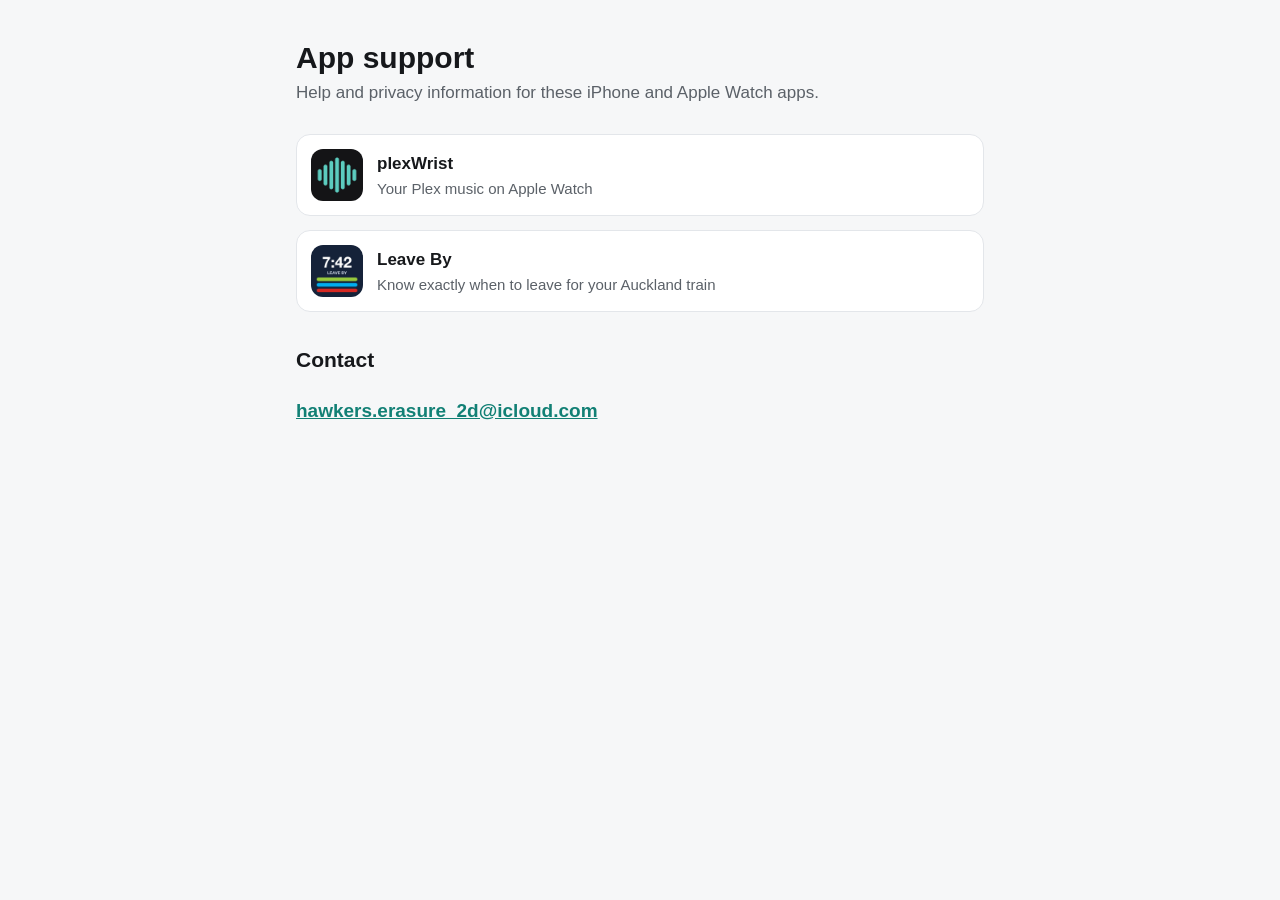
<file: index.html>
<!doctype html>
<html lang="en">
<head>
<meta charset="utf-8">
<meta name="viewport" content="width=device-width, initial-scale=1">
<title>App support</title>
<link rel="stylesheet" href="style.css">
</head>
<body class="">
<main>
<header><div><h1>App support</h1><p class="lede">Help and privacy information for these iPhone and Apple Watch apps.</p></div></header>
<div class="apps">
<a class="app" href="plexwrist/"><img src="plexwrist/icon.png" alt=""><div><strong>plexWrist</strong><span>Your Plex music on Apple Watch</span></div></a>
<a class="app" href="leaveby/"><img src="leaveby/icon.png" alt=""><div><strong>Leave By</strong><span>Know exactly when to leave for your Auckland train</span></div></a>
</div>
<h2>Contact</h2>
<p class="contact"><a href="mailto:hawkers.erasure_2d@icloud.com">hawkers.erasure_2d@icloud.com</a></p>
</main>
</body>
</html>
</file>
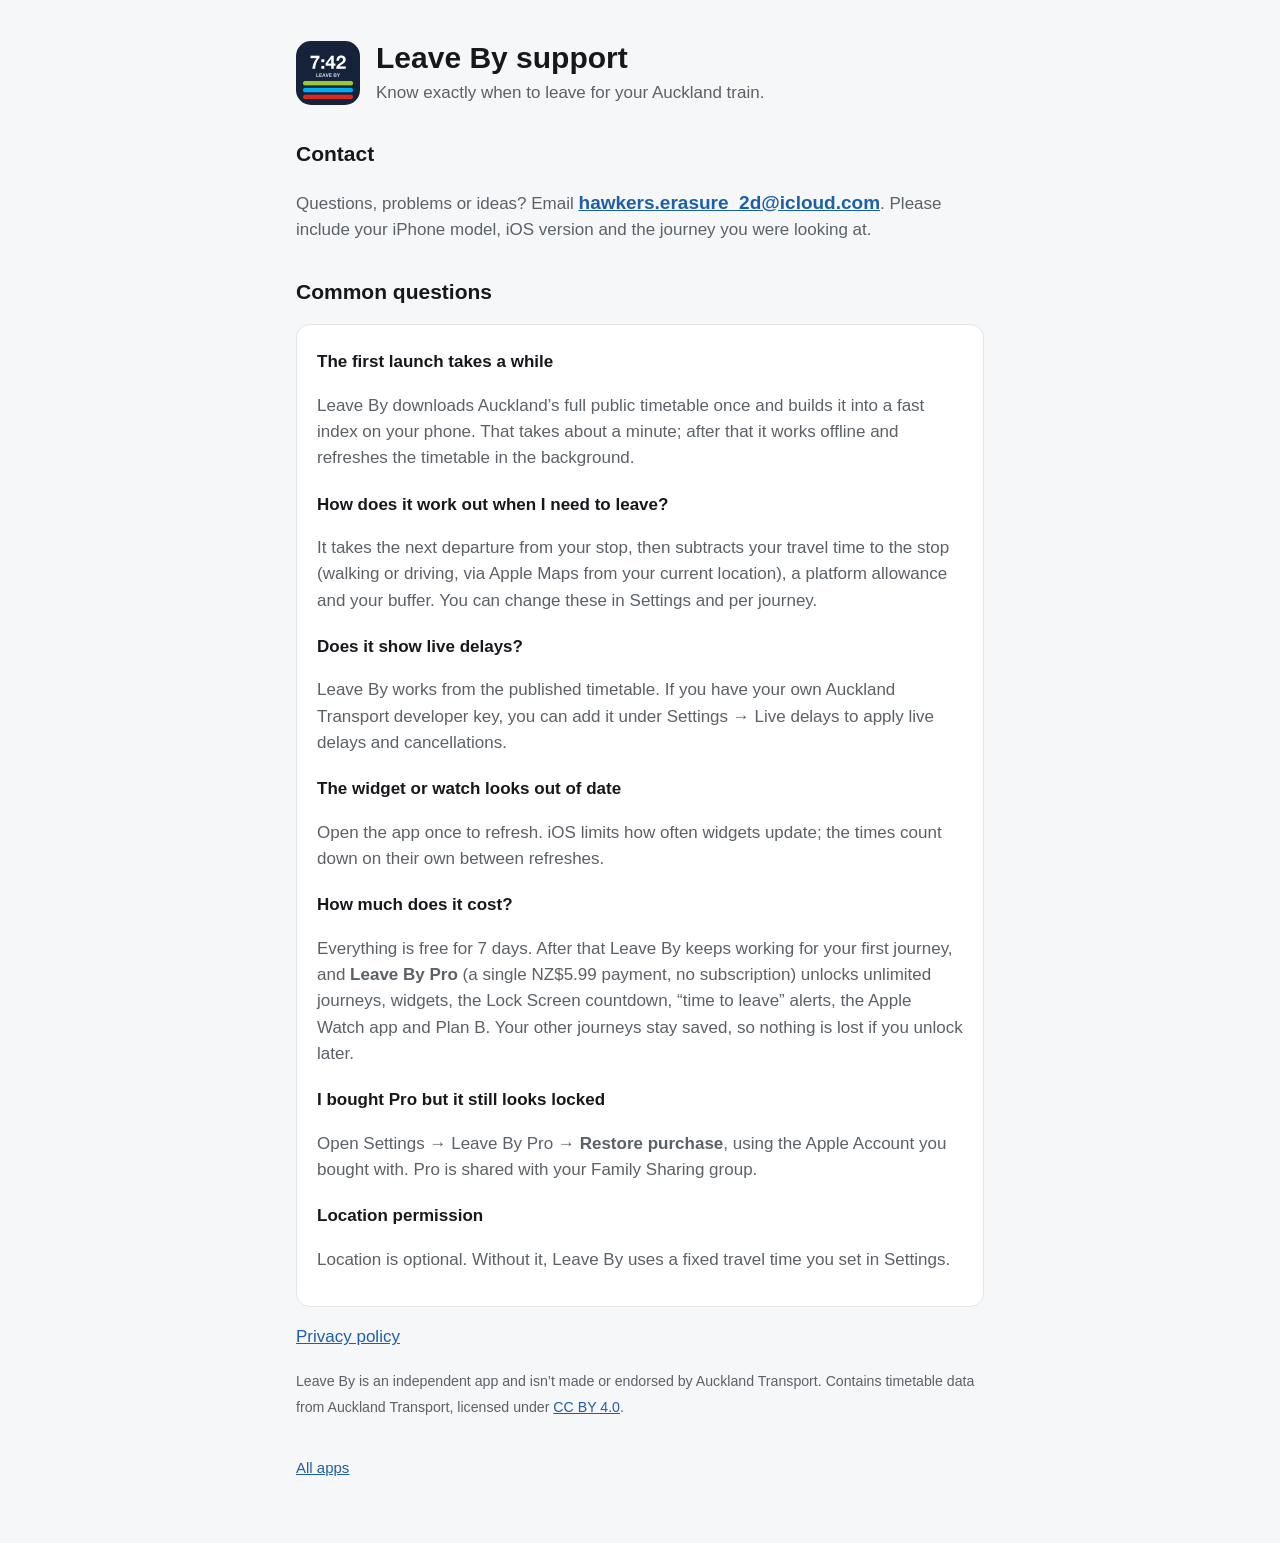
<file: leaveby/index.html>
<!doctype html>
<html lang="en">
<head>
<meta charset="utf-8">
<meta name="viewport" content="width=device-width, initial-scale=1">
<title>Leave By support</title>
<link rel="stylesheet" href="../style.css">
</head>
<body class="leaveby">
<main>
<header><img src="icon.png" alt=""><div><h1>Leave By support</h1><p class="lede">Know exactly when to leave for your Auckland train.</p></div></header>
<h2>Contact</h2>
<p>Questions, problems or ideas? Email <a class="contact" href="mailto:hawkers.erasure_2d@icloud.com?subject=Leave%20By">hawkers.erasure_2d@icloud.com</a>. Please include your iPhone model, iOS version and the journey you were looking at.</p>
<h2>Common questions</h2>
<div class="card">
<h3>The first launch takes a while</h3><p>Leave By downloads Auckland’s full public timetable once and builds it into a fast index on your phone. That takes about a minute; after that it works offline and refreshes the timetable in the background.</p>
<h3>How does it work out when I need to leave?</h3><p>It takes the next departure from your stop, then subtracts your travel time to the stop (walking or driving, via Apple Maps from your current location), a platform allowance and your buffer. You can change these in Settings and per journey.</p>
<h3>Does it show live delays?</h3><p>Leave By works from the published timetable. If you have your own Auckland Transport developer key, you can add it under Settings → Live delays to apply live delays and cancellations.</p>
<h3>The widget or watch looks out of date</h3><p>Open the app once to refresh. iOS limits how often widgets update; the times count down on their own between refreshes.</p>
<h3>How much does it cost?</h3><p>Everything is free for 7 days. After that Leave By keeps working for your first journey, and <strong>Leave By Pro</strong> (a single NZ$5.99 payment, no subscription) unlocks unlimited journeys, widgets, the Lock Screen countdown, “time to leave” alerts, the Apple Watch app and Plan B. Your other journeys stay saved, so nothing is lost if you unlock later.</p>
<h3>I bought Pro but it still looks locked</h3><p>Open Settings → Leave By Pro → <strong>Restore purchase</strong>, using the Apple Account you bought with. Pro is shared with your Family Sharing group.</p>
<h3>Location permission</h3><p>Location is optional. Without it, Leave By uses a fixed travel time you set in Settings.</p>
</div>
<p><a href="privacy.html">Privacy policy</a></p>
<p><small>Leave By is an independent app and isn’t made or endorsed by Auckland Transport. Contains timetable data from Auckland Transport, licensed under <a href="https://creativecommons.org/licenses/by/4.0/">CC BY 4.0</a>.</small></p>
<nav><a href="../">All apps</a></nav>
</main>
</body>
</html>
</file>
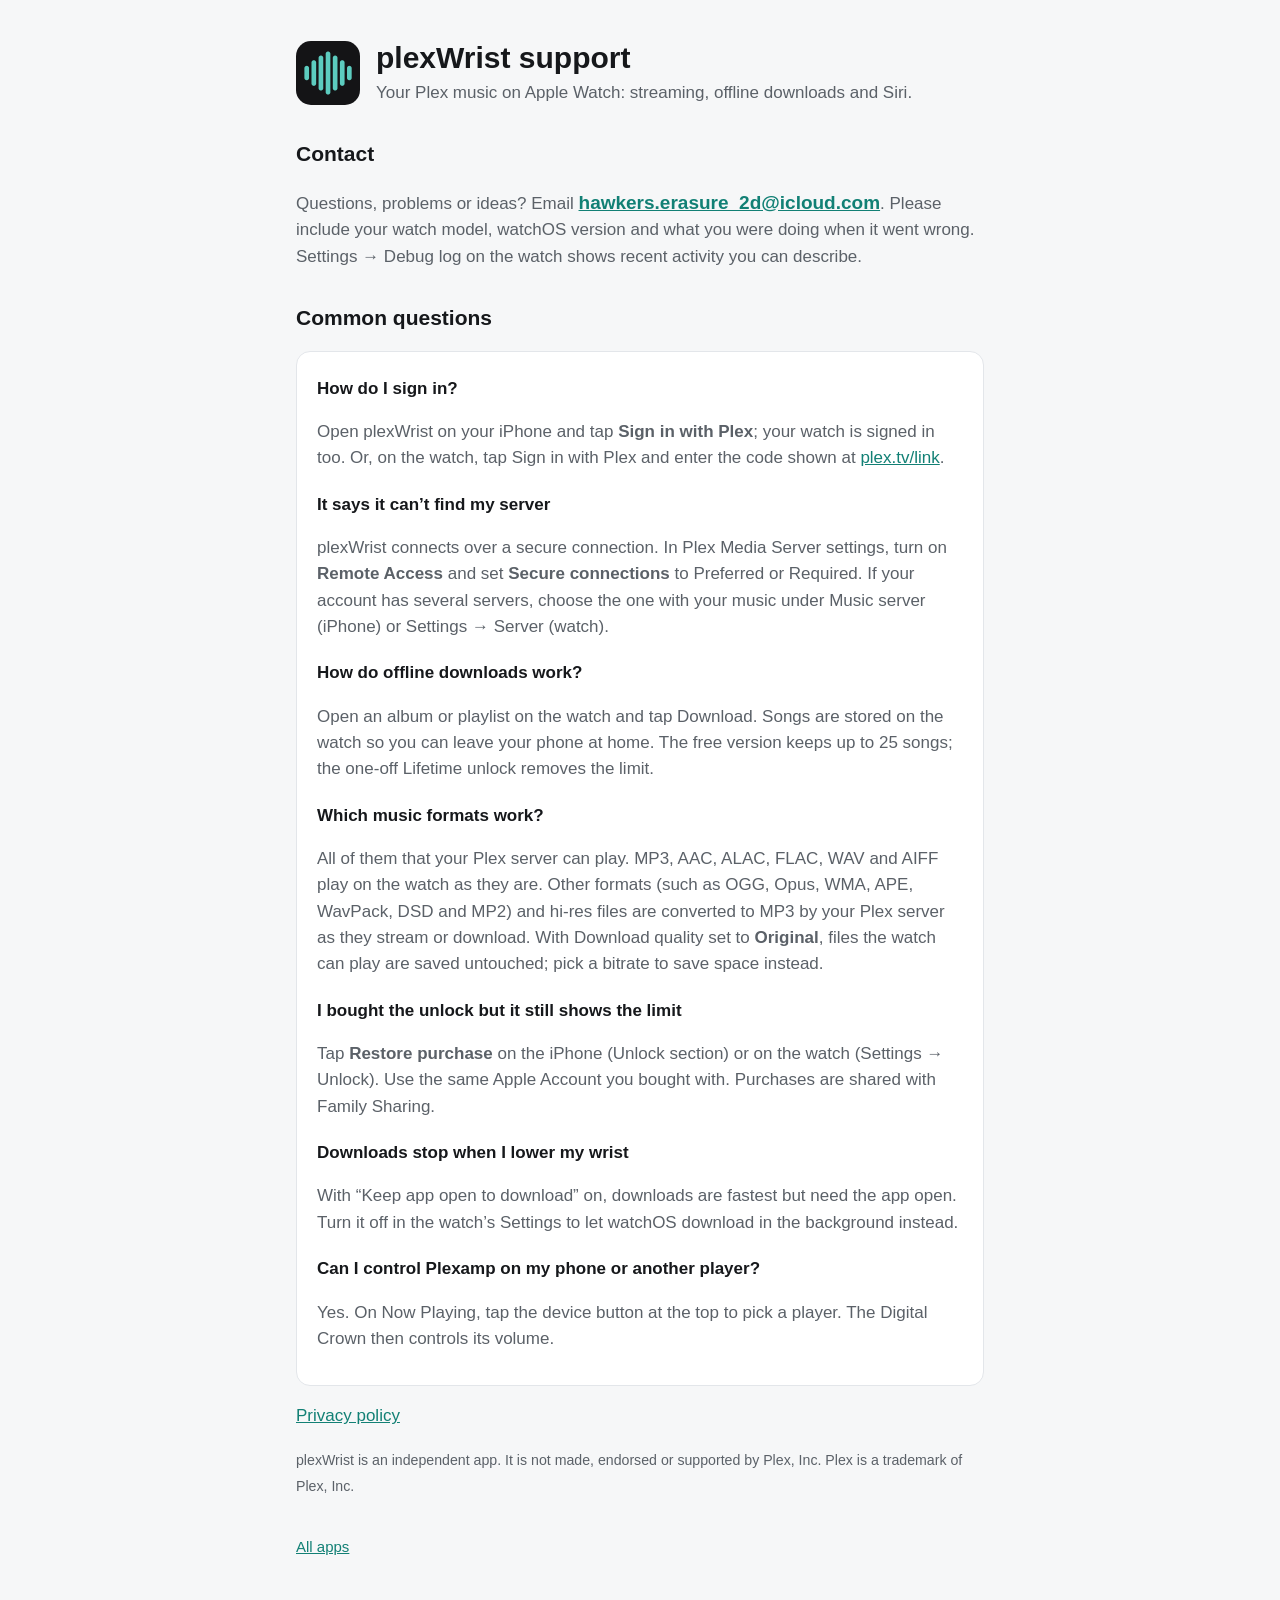
<file: plexwrist/index.html>
<!doctype html>
<html lang="en">
<head>
<meta charset="utf-8">
<meta name="viewport" content="width=device-width, initial-scale=1">
<title>plexWrist support</title>
<link rel="stylesheet" href="../style.css">
</head>
<body class="">
<main>
<header><img src="icon.png" alt=""><div><h1>plexWrist support</h1><p class="lede">Your Plex music on Apple Watch: streaming, offline downloads and Siri.</p></div></header>
<h2>Contact</h2>
<p>Questions, problems or ideas? Email <a class="contact" href="mailto:hawkers.erasure_2d@icloud.com?subject=plexWrist">hawkers.erasure_2d@icloud.com</a>. Please include your watch model, watchOS version and what you were doing when it went wrong. Settings → Debug log on the watch shows recent activity you can describe.</p>
<h2>Common questions</h2>
<div class="card">
<h3>How do I sign in?</h3><p>Open plexWrist on your iPhone and tap <strong>Sign in with Plex</strong>; your watch is signed in too. Or, on the watch, tap Sign in with Plex and enter the code shown at <a href="https://plex.tv/link">plex.tv/link</a>.</p>
<h3>It says it can’t find my server</h3><p>plexWrist connects over a secure connection. In Plex Media Server settings, turn on <strong>Remote Access</strong> and set <strong>Secure connections</strong> to Preferred or Required. If your account has several servers, choose the one with your music under Music server (iPhone) or Settings → Server (watch).</p>
<h3>How do offline downloads work?</h3><p>Open an album or playlist on the watch and tap Download. Songs are stored on the watch so you can leave your phone at home. The free version keeps up to 25 songs; the one-off Lifetime unlock removes the limit.</p>
<h3>Which music formats work?</h3><p>All of them that your Plex server can play. MP3, AAC, ALAC, FLAC, WAV and AIFF play on the watch as they are. Other formats (such as OGG, Opus, WMA, APE, WavPack, DSD and MP2) and hi-res files are converted to MP3 by your Plex server as they stream or download. With Download quality set to <strong>Original</strong>, files the watch can play are saved untouched; pick a bitrate to save space instead.</p>
<h3>I bought the unlock but it still shows the limit</h3><p>Tap <strong>Restore purchase</strong> on the iPhone (Unlock section) or on the watch (Settings → Unlock). Use the same Apple Account you bought with. Purchases are shared with Family Sharing.</p>
<h3>Downloads stop when I lower my wrist</h3><p>With “Keep app open to download” on, downloads are fastest but need the app open. Turn it off in the watch’s Settings to let watchOS download in the background instead.</p>
<h3>Can I control Plexamp on my phone or another player?</h3><p>Yes. On Now Playing, tap the device button at the top to pick a player. The Digital Crown then controls its volume.</p>
</div>
<p><a href="privacy.html">Privacy policy</a></p>
<p><small>plexWrist is an independent app. It is not made, endorsed or supported by Plex, Inc. Plex is a trademark of Plex, Inc.</small></p>
<nav><a href="../">All apps</a></nav>
</main>
</body>
</html>
</file>
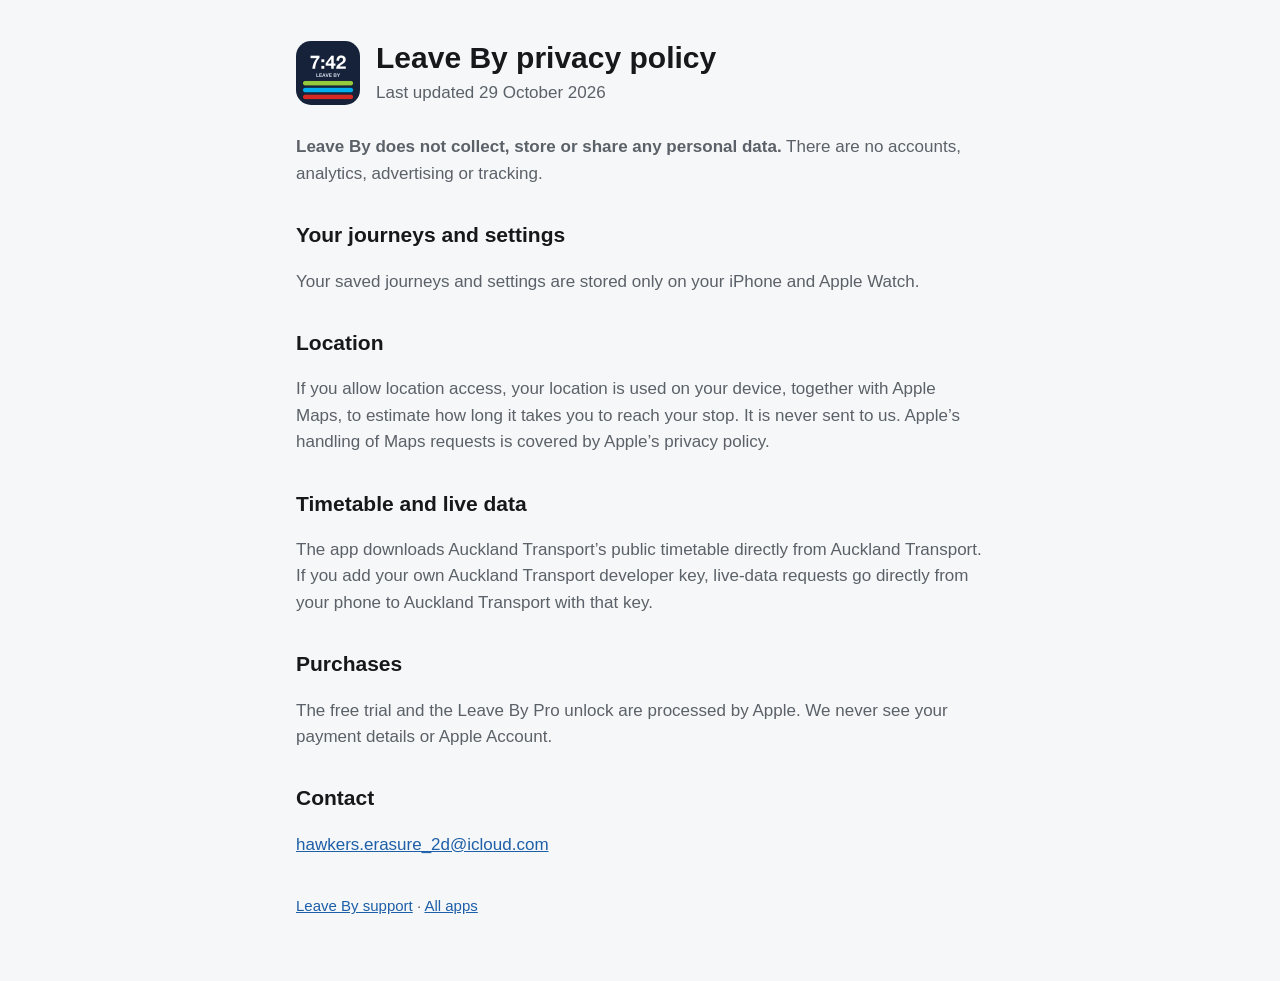
<file: leaveby/privacy.html>
<!doctype html>
<html lang="en">
<head>
<meta charset="utf-8">
<meta name="viewport" content="width=device-width, initial-scale=1">
<title>Leave By privacy policy</title>
<link rel="stylesheet" href="../style.css">
</head>
<body class="leaveby">
<main>
<header><img src="icon.png" alt=""><div><h1>Leave By privacy policy</h1><p class="lede">Last updated 29 October 2026</p></div></header>
<p><strong>Leave By does not collect, store or share any personal data.</strong> There are no accounts, analytics, advertising or tracking.</p>
<h2>Your journeys and settings</h2><p>Your saved journeys and settings are stored only on your iPhone and Apple Watch.</p>
<h2>Location</h2><p>If you allow location access, your location is used on your device, together with Apple Maps, to estimate how long it takes you to reach your stop. It is never sent to us. Apple’s handling of Maps requests is covered by Apple’s privacy policy.</p>
<h2>Timetable and live data</h2><p>The app downloads Auckland Transport’s public timetable directly from Auckland Transport. If you add your own Auckland Transport developer key, live-data requests go directly from your phone to Auckland Transport with that key.</p>
<h2>Purchases</h2><p>The free trial and the Leave By Pro unlock are processed by Apple. We never see your payment details or Apple Account.</p>
<h2>Contact</h2><p><a href="mailto:hawkers.erasure_2d@icloud.com?subject=Leave%20By%20privacy">hawkers.erasure_2d@icloud.com</a></p>
<nav><a href="./">Leave By support</a> · <a href="../">All apps</a></nav>
</main>
</body>
</html>
</file>
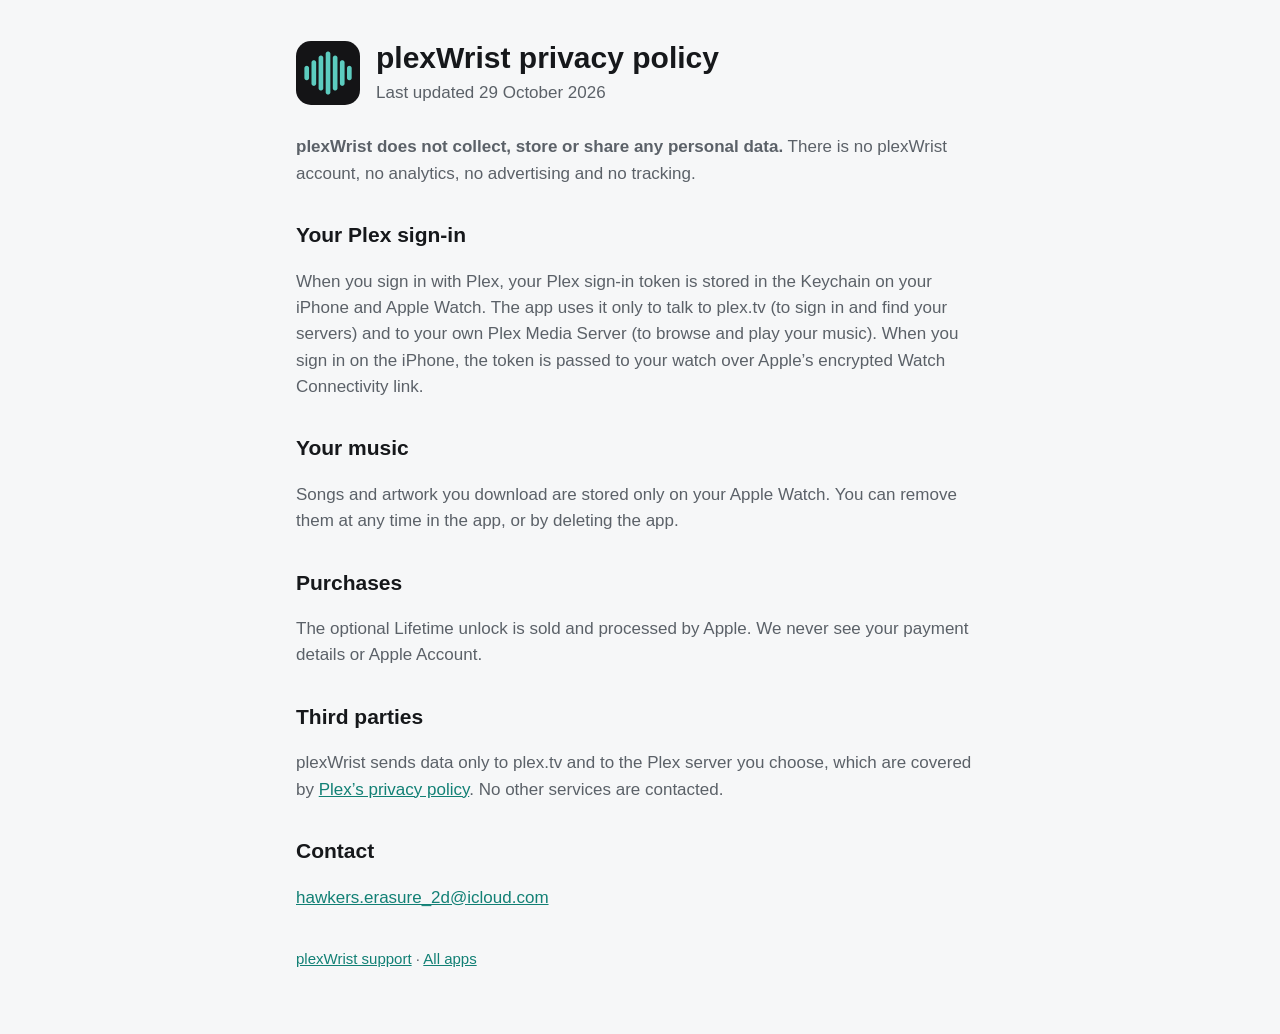
<file: plexwrist/privacy.html>
<!doctype html>
<html lang="en">
<head>
<meta charset="utf-8">
<meta name="viewport" content="width=device-width, initial-scale=1">
<title>plexWrist privacy policy</title>
<link rel="stylesheet" href="../style.css">
</head>
<body class="">
<main>
<header><img src="icon.png" alt=""><div><h1>plexWrist privacy policy</h1><p class="lede">Last updated 29 October 2026</p></div></header>
<p><strong>plexWrist does not collect, store or share any personal data.</strong> There is no plexWrist account, no analytics, no advertising and no tracking.</p>
<h2>Your Plex sign-in</h2><p>When you sign in with Plex, your Plex sign-in token is stored in the Keychain on your iPhone and Apple Watch. The app uses it only to talk to plex.tv (to sign in and find your servers) and to your own Plex Media Server (to browse and play your music). When you sign in on the iPhone, the token is passed to your watch over Apple’s encrypted Watch Connectivity link.</p>
<h2>Your music</h2><p>Songs and artwork you download are stored only on your Apple Watch. You can remove them at any time in the app, or by deleting the app.</p>
<h2>Purchases</h2><p>The optional Lifetime unlock is sold and processed by Apple. We never see your payment details or Apple Account.</p>
<h2>Third parties</h2><p>plexWrist sends data only to plex.tv and to the Plex server you choose, which are covered by <a href="https://www.plex.tv/about/privacy-legal/">Plex’s privacy policy</a>. No other services are contacted.</p>
<h2>Contact</h2><p><a href="mailto:hawkers.erasure_2d@icloud.com?subject=plexWrist%20privacy">hawkers.erasure_2d@icloud.com</a></p>
<nav><a href="./">plexWrist support</a> · <a href="../">All apps</a></nav>
</main>
</body>
</html>
</file>
<file: style.css>
:root { --bg:#f6f7f8; --card:#fff; --text:#16181b; --muted:#5b6168; --line:#e3e6ea; --accent:#128075; }
@media (prefers-color-scheme: dark) { :root { --bg:#111214; --card:#1b1d20; --text:#eef0f2; --muted:#a0a7ae; --line:#2b2e33; --accent:#5cccbf; } }
.leaveby { --accent:#1d5fa8; }
@media (prefers-color-scheme: dark) { .leaveby { --accent:#7fb2f0; } }
* { box-sizing: border-box; }
body { margin:0; background:var(--bg); color:var(--text); font:17px/1.55 -apple-system, BlinkMacSystemFont, "Segoe UI", Roboto, sans-serif; }
main { max-width: 720px; margin: 0 auto; padding: 40px 16px 64px; }
header { display:flex; align-items:center; gap:16px; margin-bottom:28px; }
header img { width:64px; height:64px; border-radius:15px; }
h1 { font-size:30px; line-height:1.2; margin:0; }
h2 { font-size:21px; margin:32px 0 8px; }
h3 { font-size:17px; margin:20px 0 4px; }
p, li { color:var(--muted); }
.lede { margin:4px 0 0; }
a { color:var(--accent); }
.card { background:var(--card); border:1px solid var(--line); border-radius:14px; padding:4px 20px 16px; margin:16px 0; }
.apps { display:grid; gap:14px; }
.app { display:flex; gap:14px; align-items:center; background:var(--card); border:1px solid var(--line); border-radius:14px; padding:14px; text-decoration:none; color:var(--text); }
.app img { width:52px; height:52px; border-radius:12px; }
.app span { color:var(--muted); font-size:15px; display:block; }
.contact { font-size:19px; font-weight:600; }
nav { margin-top:36px; font-size:15px; color:var(--muted); }
small { color:var(--muted); }
</file>
